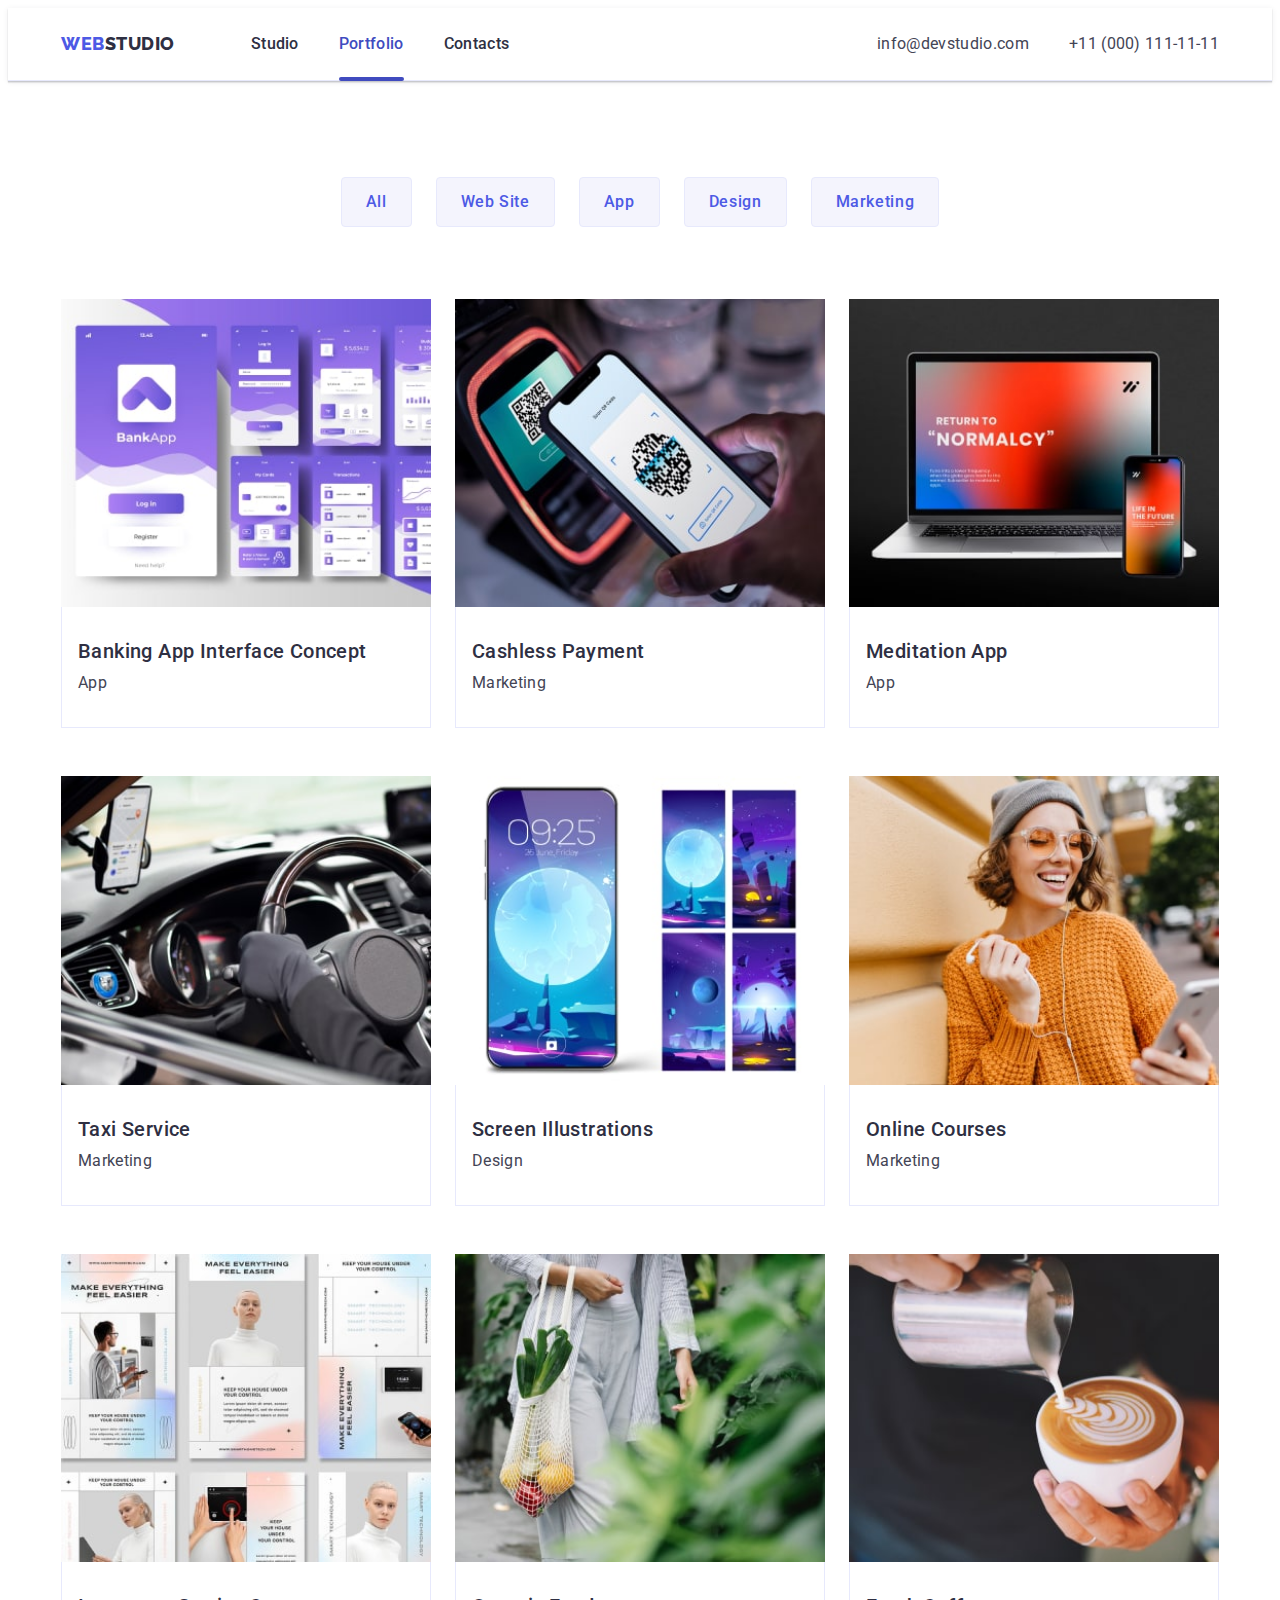
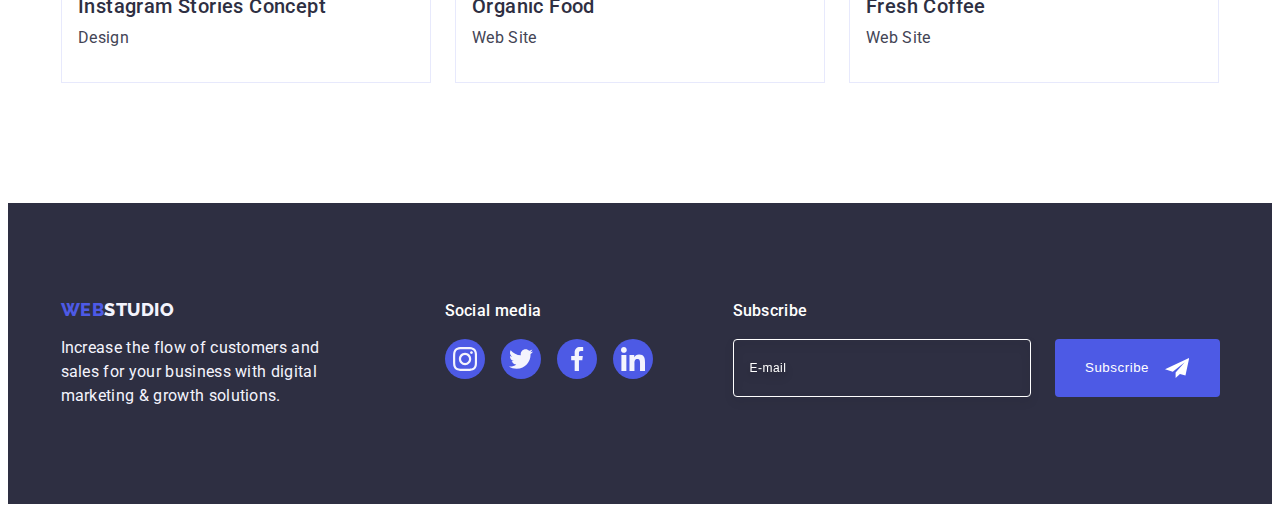
<file: portfolio.html>
<!DOCTYPE html>
<html lang="en">
  <head>
    <meta charset="UTF-8" />
    <meta http-equiv="X-UA-Compatible" content="IE=edge" />
    <meta name="viewport" content="width=device-width, initial-scale=1.0" />
    <link rel="stylesheet" href="./css/style.css" />
    <link rel="stylesheet" href="./css/media.css" />
    <link rel="preconnect" href="https://fonts.googleapis.com" />
    <link rel="preconnect" href="https://fonts.gstatic.com" crossorigin />
    <link
      href="https://fonts.googleapis.com/css2?family=Raleway:wght@800&family=Roboto:wght@400;500;700;900&display=swap"
      rel="stylesheet"
    />
    <title>Portfolio</title>
    <link
      rel="stylesheet"
      href="https://cdnjs.cloudflare.com/ajax/libs/modern-normalize/2.0.0/modern-normalize.min.css"
      integrity="sha512-4xo8blKMVCiXpTaLzQSLSw3KFOVPWhm/TRtuPVc4WG6kUgjH6J03IBuG7JZPkcWMxJ5huwaBpOpnwYElP/m6wg=="
      crossorigin="anonymous"
      referrerpolicy="no-referrer"
    />
  </head>
  <body>
    <!-- header -->
    <header class="header">
      <div class="container header-container">
        <nav class="header-nav">
          <a class="logo-h link" href="./index.html"
            >Web<span class="logo-part">Studio</span></a
          >
          <ul class="nav-list list">
            <li class="nav-item">
              <a class="nav-item-link link" href="./index.html">Studio</a>
            </li>
            <li class="nav-item portfolio">
              <a class="nav-item-link current link" href="./portfolio.html"
                >Portfolio</a
              >
            </li>
            <li class="nav-item">
              <a class="nav-item-link link" href="">Contacts</a>
            </li>
          </ul>
        </nav>
        <button
          type="button"
          class="menu-toggle js-open-menu"
          aria-expanded="false"
          aria-controls="mobile-menu"
        >
          <svg class="mobile-menu-icon" width="32" height="22">
            <use href="./images/icons.svg#burger"></use>
          </svg>
        </button>

        <address class="address">
          <ul class="address-items list">
            <li class="address-item">
              <a class="address-link link" href="mailto:info@devstudio.com"
                >info@devstudio.com</a
              >
            </li>
            <li class="address-item">
              <a class="address-link link" href="tel:+110001111111"
                >+11 (000) 111-11-11</a
              >
            </li>
          </ul>
        </address>
      </div>
    </header>
    <!-- main -->
    <main>
      <section class="sec-images">
        <div class="container portfolio-container">
          <h1 class="visually-hidden">Works</h1>
          <!-- buttons -->
          <ul class="btns-list list">
            <li class="btn-item">
              <button class="btn" type="button">All</button>
            </li>
            <li class="btn-item">
              <button class="btn" type="button">Web Site</button>
            </li>
            <li class="btn-item">
              <button class="btn" type="button">App</button>
            </li>
            <li class="btn-item">
              <button class="btn" type="button">Design</button>
            </li>
            <li class="btn-item">
              <button class="btn" type="button">Marketing</button>
            </li>
          </ul>
          <!-- images -->

          <ul class="images-list list">
            <li class="image-item">
              <a class="image-link link" href="">
                <div class="works-cover-wrap">
                  <img
                    src="./images/purple-app.jpg"
                    alt="Banking App Interface Concept"
                  />
                  <p class="works-cover-text">
                    14 Stylish and User-Friendly App Design Concepts · Task
                    Manager App · Calorie Tracker App · Exotic Fruit Ecommerce
                    App · Cloud Storage App
                  </p>
                </div>
                <div class="name-description">
                  <h2 class="name-image">Banking App Interface Concept</h2>
                  <p class="image-description">App</p>
                </div>
              </a>
            </li>

            <li class="image-item">
              <a class="image-link link" href="">
                <div class="works-cover-wrap">
                  <img
                    src="./images/qrcode.jpg"
                    alt="Banking App Interface Concept"
                  />
                  <p class="works-cover-text">
                    14 Stylish and User-Friendly App Design Concepts · Task
                    Manager App · Calorie Tracker App · Exotic Fruit Ecommerce
                    App · Cloud Storage App
                  </p>
                </div>
                <div class="name-description">
                  <h2 class="name-image">Cashless Payment</h2>
                  <p class="image-description">Marketing</p>
                </div>
              </a>
            </li>

            <li class="image-item">
              <a class="image-link link" href="">
                <div class="works-cover-wrap">
                  <img
                    src="./images/meditation-app.jpg"
                    alt="Banking App Interface Concept"
                  />
                  <p class="works-cover-text">
                    14 Stylish and User-Friendly App Design Concepts · Task
                    Manager App · Calorie Tracker App · Exotic Fruit Ecommerce
                    App · Cloud Storage App
                  </p>
                </div>
                <div class="name-description">
                  <h2 class="name-image">Meditation App</h2>
                  <p class="image-description">App</p>
                </div>
              </a>
            </li>

            <li class="image-item">
              <a class="image-link link" href="">
                <div class="works-cover-wrap">
                  <img
                    src="./images/taxi.jpg"
                    alt="Banking App Interface Concept"
                  />
                  <p class="works-cover-text">
                    14 Stylish and User-Friendly App Design Concepts · Task
                    Manager App · Calorie Tracker App · Exotic Fruit Ecommerce
                    App · Cloud Storage App
                  </p>
                </div>
                <div class="name-description">
                  <h2 class="name-image">Taxi Service</h2>
                  <p class="image-description">Marketing</p>
                </div>
              </a>
            </li>

            <li class="image-item">
              <a class="image-link link" href="">
                <div class="works-cover-wrap">
                  <img
                    src="./images/blue-app.jpg"
                    alt="Banking App Interface Concept"
                  />
                  <p class="works-cover-text">
                    14 Stylish and User-Friendly App Design Concepts · Task
                    Manager App · Calorie Tracker App · Exotic Fruit Ecommerce
                    App · Cloud Storage App
                  </p>
                </div>
                <div class="name-description">
                  <h2 class="name-image">Screen Illustrations</h2>
                  <p class="image-description">Design</p>
                </div>
              </a>
            </li>

            <li class="image-item">
              <a class="image-link link" href="">
                <div class="works-cover-wrap">
                  <img
                    src="./images/women.jpg"
                    alt="Banking App Interface Concept"
                  />
                  <p class="works-cover-text">
                    14 Stylish and User-Friendly App Design Concepts · Task
                    Manager App · Calorie Tracker App · Exotic Fruit Ecommerce
                    App · Cloud Storage App
                  </p>
                </div>
                <div class="name-description">
                  <h2 class="name-image">Online Courses</h2>
                  <p class="image-description">Marketing</p>
                </div>
              </a>
            </li>

            <li class="image-item">
              <a class="image-link link" href="">
                <div class="works-cover-wrap">
                  <img
                    src="./images/inst.jpg"
                    alt="Banking App Interface Concept"
                  />
                  <p class="works-cover-text">
                    14 Stylish and User-Friendly App Design Concepts · Task
                    Manager App · Calorie Tracker App · Exotic Fruit Ecommerce
                    App · Cloud Storage App
                  </p>
                </div>
                <div class="name-description">
                  <h2 class="name-image">Instagram Stories Concept</h2>
                  <p class="image-description">Design</p>
                </div>
              </a>
            </li>

            <li class="image-item">
              <a class="image-link link" href="">
                <div class="works-cover-wrap">
                  <img
                    src="./images/organic-products.jpg"
                    alt="Banking App Interface Concept"
                  />
                  <p class="works-cover-text">
                    14 Stylish and User-Friendly App Design Concepts · Task
                    Manager App · Calorie Tracker App · Exotic Fruit Ecommerce
                    App · Cloud Storage App
                  </p>
                </div>
                <div class="name-description">
                  <h2 class="name-image">Organic Food</h2>
                  <p class="image-description">Web Site</p>
                </div>
              </a>
            </li>

            <li class="image-item">
              <a class="image-link link" href="">
                <div class="works-cover-wrap">
                  <img
                    src="./images/coffee.jpg"
                    alt="Banking App Interface Concept"
                  />
                  <p class="works-cover-text">
                    14 Stylish and User-Friendly App Design Concepts · Task
                    Manager App · Calorie Tracker App · Exotic Fruit Ecommerce
                    App · Cloud Storage App
                  </p>
                </div>
                <div class="name-description">
                  <h2 class="name-image">Fresh Coffee</h2>
                  <p class="image-description">Web Site</p>
                </div>
              </a>
            </li>
          </ul>
        </div>
      </section>
    </main>
    <!-- footer -->
    <footer class="footer">
      <div class="container footer-container">
        <div class="title-par-footer">
          <a class="logo link logo-footer" href="./index.html"
            >Web<span class="logo-part fter">Studio</span></a
          >
          <p class="footer-title">
            Increase the flow of customers and sales for your business with
            digital marketing & growth solutions.
          </p>
        </div>

        <div class="footer-media">
          <p class="soc-media">Social media</p>
          <ul class="footer-links-list list">
            <li class="footer-links-item">
              <a
                class="footer-links-link"
                href=""
                target="_blank"
                rel="noopener no-referrer"
              >
                <svg class="soc-icon" width="24" height="24">
                  <use href="./images/icons.svg#icon-instagram"></use>
                </svg>
              </a>
            </li>
            <li class="footer-links-item">
              <a
                class="footer-links-link"
                href=""
                target="_blank"
                rel="noopener no-referrer"
              >
                <svg class="soc-icon" width="24" height="24">
                  <use href="./images/icons.svg#icon-twitter"></use>
                </svg>
              </a>
            </li>
            <li class="footer-links-item">
              <a
                class="footer-links-link"
                href=""
                target="_blank"
                rel="noopener no-referrer"
              >
                <svg class="soc-icon" width="24" height="24">
                  <use href="./images/icons.svg#icon-facebook"></use>
                </svg>
              </a>
            </li>
            <li class="footer-links-item">
              <a
                class="footer-links-link"
                href=""
                target="_blank"
                rel="noopener no-referrer"
              >
                <svg class="soc-icon" width="24" height="24">
                  <use href="./images/icons.svg#icon-linkedin"></use>
                </svg>
              </a>
            </li>
          </ul>
        </div>
        <div class="footer-form">
          <p class="sub-par">Subscribe</p>

          <form class="sub-form">
            <label class="footer-label">
              <input
                class="footer-input"
                type="email"
                name="email"
                placeholder="E-mail"
              />
            </label>
            <button class="subscribe" type="submit">
              Subscribe
              <svg class="plane" width="24" height="24">
                <use href="./images/icons.svg#icon-icon_send"></use>
              </svg>
            </button>
          </form>
        </div>
      </div>
    </footer>
    <!--  -->
    <div class="menu-container js-menu-container" id="mobile-menu">
      <button class="close-menu-btn modal-close menu-toggle js-close-menu">
        <svg class="close-menu-icon" width="8" height="8">
          <use href="./images/icons.svg#icon-christ"></use>
        </svg>
      </button>
      <ul class="mobile-menu list">
        <li class="mobile-menu-item">
          <a class="mobile-menu-link link" href="./index.html">Studio</a>
        </li>
        <li class="mobile-menu-item">
          <a class="mobile-menu-link current link" href="./portfolio.html"
            >Portfolio</a
          >
        </li>
        <li class="mobile-menu-item">
          <a class="mobile-menu-link link" href="">Contacts</a>
        </li>
      </ul>
      <address class="mobile-address">
        <ul class="mobile-address-list list">
          <li class="mobile-tel-item">
            <a class="mobile-tel-link link" href="tel:+110001111111"
              >+11 (000) 111-11-11</a
            >
          </li>
          <li class="mobile-address-item">
            <a class="mobile-address-link link" href="mailto:info@devstudio.com"
              >info@devstudio.com</a
            >
          </li>
        </ul>

        <ul class="footer-links-list list">
          <li class="footer-links-item">
            <a
              class="footer-links-link"
              href=""
              target="_blank"
              rel="noopener no-referrer"
            >
              <svg class="soc-icon" width="24" height="24">
                <use href="./images/icons.svg#icon-instagram"></use>
              </svg>
            </a>
          </li>
          <li class="footer-links-item">
            <a
              class="footer-links-link"
              href=""
              target="_blank"
              rel="noopener no-referrer"
            >
              <svg class="soc-icon" width="24" height="24">
                <use href="./images/icons.svg#icon-twitter"></use>
              </svg>
            </a>
          </li>
          <li class="footer-links-item">
            <a
              class="footer-links-link"
              href=""
              target="_blank"
              rel="noopener no-referrer"
            >
              <svg class="soc-icon" width="24" height="24">
                <use href="./images/icons.svg#icon-facebook"></use>
              </svg>
            </a>
          </li>
          <li class="footer-links-item">
            <a
              class="footer-links-link"
              href=""
              target="_blank"
              rel="noopener no-referrer"
            >
              <svg class="soc-icon" width="24" height="24">
                <use href="./images/icons.svg#icon-linkedin"></use>
              </svg>
            </a>
          </li>
        </ul>
      </address>
    </div>
    <script defer src="js/mobile-menu.js"></script>
    <script src="./js/modal.js"></script>
  </body>
</html>
</file>
<file: css/style.css>
:root {
  --btn-color: #404bbf;
  --iris-color: #4d5ae5;
  --navi-blue-color: #2e2f42;
  --cloud-color: #f4f4fd;
  --slate-color: #434455;
}

body {
  font-family: "Roboto", sans-serif;
  background-color: #ffffff;
  color: var(--slate-color);
}

p,
h1,
h2,
h3,
h4,
h5,
h6 {
  margin: 0;
}

ul,
ol {
  margin: 0;
  padding: 0;
}

img {
  display: block;
  min-width: 100%;
  height: auto;
}

.visually-hidden {
  position: absolute;
  width: 1px;
  height: 1px;
  margin: -1px;
  border: 0;
  padding: 0;
  white-space: nowrap;
  clip-path: inset(100%);
  clip: rect(0 0 0 0);
  overflow: hidden;
}

.section {
  padding-top: 96px;
  padding-bottom: 96px;
}

.logo-h {
  font-family: "Raleway", sans-serif;
  font-style: normal;
  font-weight: 800;
  font-size: 18px;
  line-height: 1.17em;
  /* identical to box height, or 117% */
  display: flex;
  flex-direction: row;
  align-items: center;
  letter-spacing: 0.03em;
  text-transform: uppercase;
  color: var(--iris-color);
}

a > span {
  font-family: "Raleway";
  font-style: normal;
  font-weight: 800;
  font-size: 18px;
  line-height: 1.17em;
  /* identical to box height, or 117% */
  display: flex;
  flex-direction: row;
  align-items: center;
  gap: 30px;
  letter-spacing: 0.03em;
  text-transform: uppercase;
  color: var(--navi-blue-color);
}

.list {
  list-style: none;
}

.link {
  text-decoration: none;
}

.container {
  width: 100%;
  padding-left: 15px;
  padding-right: 15px;
  margin: 0 auto;
}

/*-3-3-3-3-3-3-3-3-3- HEADER */

.header-container {
  display: flex;
  align-items: center;
}

.header {
  /* position: fixed;
  width: 100%;
  background-color: #fcfcfc;
  z-index: 1; */
  /* padding-top: 24px;
  padding-bottom: 24px; */
  border-bottom: 1px solid #e7e9fc;
  box-shadow: 0px 2px 1px rgba(46, 47, 66, 0.08),
    0px 1px 1px rgba(46, 47, 66, 0.16), 0px 1px 6px rgba(46, 47, 66, 0.08);
}

.header-nav {
  display: flex;
  align-items: center;
}

.mobile-menu-icon {
  stroke: #2e2f42;
}

.menu-container {
  position: fixed;
  top: 0;
  left: 0;
  width: 100vw;
  height: 100vh;

  display: flex;
  flex-direction: column;
  justify-content: space-between;
  padding: 80px 35px 40px 40px;
  z-index: 999;
  background: #ffffff;
  box-shadow: 0px 2px 1px rgba(46, 47, 66, 0.08),
    0px 1px 1px rgba(46, 47, 66, 0.16), 0px 1px 6px rgba(46, 47, 66, 0.08);

  transform: translateX(100%);
  transition: transform 250ms ease-in-out;
}

.menu-container.is-open {
  transform: translateX(0);
}

.menu-container .menu-toggle {
  position: absolute;
  top: 24px;
  right: 16px;
  z-index: 1;
}
.menu-toggle {
  background-color: transparent;
  border: none;
  margin-left: auto;
  padding-top: 16px;
  padding-bottom: 16px;
}
.close-menu-btn {
  display: flex;
  justify-content: center;
  align-items: center;
  width: 24px;
  height: 24px;
  background: #e7e9fc;
  /* opacity: 0.1; */
  border: 1px solid #2e2f42;
  border-radius: 50%;
}
.mobile-menu {
  display: flex;
  flex-direction: column;
  gap: 40px;
}

.mobile-menu-link {
  font-weight: 700;
  font-size: 36px;
  line-height: 1.11;
  letter-spacing: 0.02em;
  text-transform: capitalize;
  color: var(--navi-blue-color);
}

/* .mobile-menu-link:focus {
  color: #404bbf;
} */

/* .mobile-menu-item:nth-child(-n + 1) {
  border: 2px solid rgb(0, 26, 255);
  border-radius: 16px;
  margin-bottom: 1px;
}

.mobile-menu-item:nth-child(-n + 1) {
  color: #404bbf;
} */

.current {
  color: #404bbf;
}

.mobile-address-list {
  margin-bottom: 48px;
}

.mobile-tel-item {
  margin-bottom: 40px;
}

.mobile-tel-link {
  font-style: normal;
  font-weight: 700;
  font-size: 36px;
  line-height: 1.11;
  letter-spacing: 0.02em;
  text-transform: capitalize;
  color: #4d5ae5;
}

@media screen and (max-width: 428px) {
  .mobile-tel-link {
    font-size: 24px;
  }
}

.mobile-address-link {
  font-style: normal;
  font-weight: 500;
  font-size: 20px;
  line-height: 1.2;
  letter-spacing: 0.02em;
  color: #434455;
}
.mobile-address .social-list {
  gap: 56px;
}
.mobile-address .social-link {
  padding: 8px;
}

/* -1-1-1-1-1-1-1-1-1-1- HERO */

.hero {
  /* background-color: var(--navi-blue-color); */
  background-image: linear-gradient(
      rgba(46, 47, 66, 0.7),
      rgba(46, 47, 66, 0.7)
    ),
    url(../images/hero-bg-mob.jpg);

  background-position: center;
  background-repeat: no-repeat;
  background-size: cover;
  /* max-width: 1440px; */
}

@media (min-device-pixel-ratio: 2),
  (min-resolution: 192dpi),
  (min-resolution: 2dppx) {
  .hero {
    background-image: linear-gradient(
        rgba(46, 47, 66, 0.7),
        rgba(46, 47, 66, 0.7)
      ),
      url(../images/hero-bg-mob-2x.jpg);
  }
}

.section.hero {
  padding: 112px 0;
  margin: 0 auto;
}

.hero-title {
  /* background-color: var(--navi-blue-color); */
  font-style: normal;
  font-weight: 700;
  /* font-size: 56px; */
  font-size: 36px;
  /* line-height: 107%; */
  line-height: 111%;
  letter-spacing: 0.02em;
  color: #ffffff;
  margin: 0 auto;
  margin-bottom: 48px;
  display: flex;
  justify-content: center;
  text-align: center;
  max-width: 496px;
}

.hero-btn {
  font-family: "Roboto", sans-serif;
  font-weight: 500;
  font-size: 16px;
  line-height: 1.5em;
  letter-spacing: 0.04em;
  color: #ffffff;
  background: var(--iris-color);
  cursor: pointer;
  display: flex;
  text-align: center;
  margin: 0 auto;
  padding: 16px 32px;
  box-shadow: 0px 4px 4px rgba(0, 0, 0, 0.15);
  border-radius: 4px;
  border: none;
  display: block;
  min-width: 169px;
  height: 56px;
  transition: background-color 250ms cubic-bezier(0.4, 0, 0.2, 1);
}

.hero-btn:hover {
  background-color: #404bbf;
}

.hero-btn:focus {
  background-color: #404bbf;
}

/*=====================OUR FEATURES */

.our-features {
  padding-top: 96px;
  padding-bottom: 96px;
}

.features-list {
  display: flex;
  flex-direction: column;
  flex-wrap: wrap;
  gap: 72px;
}

.features-list-item {
  gap: 24px;
  /* width: calc((100% - 72px) / 4); */
}

.features-cont-icon {
  display: flex;
  align-items: center;
  justify-content: center;
  height: 112px;
  background-color: #f4f4fd;
  border-radius: 4px;
  margin-bottom: 8px;
}

.feature-name {
  font-weight: 700;
  font-size: 36px;

  line-height: 1.1em;
  /* identical to box height, or 120% */
  letter-spacing: 0.02em;
  color: var(--navi-blue-color);
  margin-bottom: 8px;
  display: flex;
  justify-content: center;
}

.feature-description {
  font-size: 16px;
  line-height: 1.5em;
  /* or 150% */
  font-weight: 500;
  letter-spacing: 0.32px;
  color: var(--slate-color);
}

/*-3-3-3-3-3-3-3-3- WHAT ARE WE DOING */

.section-eg {
  padding-bottom: 120px;
}

.eg-title {
  margin-bottom: 72px;
}

.eg-list {
  display: flex;
  gap: 24px;
}

.eg-item {
  width: calc((100% - 48px) / 3);
}

.eg-title {
  font-weight: 700;
  font-size: 36px;
  line-height: 1.11em;
  /* identical to box height, or 111% */
  letter-spacing: 0.02em;
  text-transform: capitalize;
  color: var(--navi-blue-color);
  text-align: center;
}

/* =====================OUR TAEM */

.our-team {
  background-color: #f4f4fd;
  padding-top: 96px;
  padding-bottom: 96px;
}

.our-team-title {
  font-weight: 700;
  font-size: 36px;
  line-height: 1.11em;
  /* identical to box height, or 111% */
  letter-spacing: 0.02em;
  text-transform: capitalize;
  color: var(--navi-blue-color);
  text-align: center;
  margin-bottom: 72px;
}

.our-team-list {
  display: flex;
  justify-content: center;
  flex-wrap: wrap;
  /* flex-direction: column; */
  gap: 72px 24px;
}

.our-team-item {
  background-color: #ffffff;
  /* width: calc((100% - 72px) / 4); */
  box-shadow: 0px 1px 6px rgba(46, 47, 66, 0.08),
    0px 1px 1px rgba(46, 47, 66, 0.16), 0px 2px 1px rgba(46, 47, 66, 0.08);
  border-radius: 0px 0px 4px 4px;
  width: 264px;
}

.our-team-name {
  font-weight: 500;
  font-size: 20px;
  line-height: 1.2em;
  /* identical to box height, or 120% */
  letter-spacing: 0.02em;
  color: var(--navi-blue-color);
  margin-bottom: 8px;
}

.name-d-ion {
  display: flex;
  text-align: center;
  flex-direction: column;
  padding: 32px 16px;
}

.our-team-job {
  font-size: 16px;
  line-height: 1.5em;
  /* identical to box height, or 150% */
  letter-spacing: 0.02em;
  color: var(--slate-color);
  margin-bottom: 24px;
}

.soc-media-list {
  display: flex;
  gap: 16px;
  /* gap: 24px; */
  justify-content: center;
}

.soc-media-link {
  width: 40px;
  height: 40px;
  background-color: var(--iris-color);
  border-radius: 50%;
  display: flex;
  align-items: center;
  justify-content: center;
  transition: background-color 250ms cubic-bezier(0.4, 0, 0.2, 1);
}

.soc-media-link:hover {
  background-color: #404bbf;
}

.soc-media-link:focus {
  background-color: #404bbf;
}

.soc-icon {
  fill: var(--cloud-color);
}

/* -5-5-5-5-5-5-5-5-5-5-Customers */

.customers {
  padding-top: 96px;
  padding-bottom: 96px;
}

.customers-title {
  font-weight: 700;
  font-size: 36px;
  line-height: 1.11em;
  /* identical to box height, or 111% */
  letter-spacing: 0.02em;
  text-transform: capitalize;
  color: var(--navi-blue-color);
  text-align: center;
  margin-bottom: 72px;
}

.customers-list {
  display: flex;
  gap: 24px;
  flex-wrap: wrap;
  row-gap: 72px;
}

.customers-item {
  height: 88px;
  width: calc((100% - 30px) / 2);
  transition: background-color 250ms cubic-bezier(0.4, 0, 0.2, 1);
}
.customer-link {
  width: 100%;
  height: 100%;
  border: 1px solid #8e8f99;
  border-radius: 4px;
  display: flex;
  align-items: center;
  justify-content: center;
  color: #8e8f99;
  transition: border-color 250ms cubic-bezier(0.4, 0, 0.2, 1),
    color 250ms cubic-bezier(0.4, 0, 0.2, 1);
}

.customer-link:hover {
  color: #404bbf;
  border-color: #404bbf;
}

.customer-link:focus {
  color: #404bbf;
  border-color: #404bbf;
}

.customer-icon {
  fill: currentColor;
}

/** ----------------------------FOOTER */

.footer {
  background: var(--navi-blue-color);
  padding: 96px 0;
  margin: 0 auto;
}

.footer-container {
  display: flex;
  flex-direction: column;
  text-align: left;
  align-items: baseline;
  /* column-gap: 72px; */
}

.title-par-footer {
  /* margin-right: 120px; */
  margin: 0 auto;
  margin-bottom: 72px;
}

.logo {
  font-family: "Raleway", sans-serif;
  font-style: normal;
  font-weight: 800;
  font-size: 18px;
  line-height: 1.17em;
  /* identical to box height, or 117% */
  letter-spacing: 0.03em;
  text-transform: uppercase;
  color: var(--iris-color);
}

.logo-footer {
  margin: 0 auto;
  margin-bottom: 16px;
  display: flex;
  justify-content: center;
}

.fter {
  color: #f4f4fd;
  display: inline-block;
  margin: 0;
}

.footer-title {
  line-height: 1.5;
  /* or 150% */
  letter-spacing: 0.02em;
  color: var(--cloud-color);
  max-width: 268px;
  font-size: 16px;
}

/* SOCIAL MEDIAS ffff */

.footer-media {
  align-items: baseline;
  margin: 0 auto;
  margin-bottom: 72px;
}

.soc-media {
  font-weight: 500;
  font-size: 16px;
  line-height: 1.5;
  /* identical to box height, or 150% */
  letter-spacing: 0.02em;
  color: #ffffff;
  margin-bottom: 16px;
  display: flex;
  justify-content: center;
}

.footer-links-list {
  display: flex;
  gap: 16px;
  justify-content: space-around;
  /* justify-content: center; */
}

.footer-links-item {
  width: 40px;
  height: 40px;
}

.footer-links-link {
  width: 100%;
  height: 100%;
  background-color: var(--iris-color);
  border-radius: 50%;
  display: flex;
  align-items: center;
  justify-content: center;
  transition: background-color 250ms cubic-bezier(0.4, 0, 0.2, 1);
}

.footer-links-link:hover {
  background-color: #31d0aa;
}

.footer-links-link:focus {
  background-color: #31d0aa;
}

/* FORM ffff*/

.footer-form {
  margin-left: 80px;
  flex-direction: row;
  margin: 0 auto;
  width: 100%;
}

.footer-form input {
  background-color: transparent;
  border: none;
  height: 40px;
  border: 1px solid #ffffff;
  padding: 8px 16px;
  border-radius: 4px;
  outline: none;
  width: 100%;
}

.sub-par {
  font-weight: 500;
  font-size: 16px;
  line-height: 1.5;
  letter-spacing: 0.02em;
  color: #ffffff;
  margin-bottom: 16px;
  display: flex;
  justify-content: center;
}

.sub-form {
  display: flex;
  flex-direction: column;
  gap: 24px;
}

.footer-label {
  filter: drop-shadow(0px 4px 4px rgba(0, 0, 0, 0.15));
  border-radius: 4px;
}

.footer-input {
  width: 264px;
  height: 40px;
  border: 1px solid #ffffff;
  background-color: transparent;
  font-size: 12px;
  line-height: 1.5;
  letter-spacing: 0.04em;
  padding-left: 16px;
  filter: drop-shadow(0px 4px 4px rgba(0, 0, 0, 0.15));
  border-radius: 4px;
  color: #ffffff;
}

.footer-input::placeholder {
  color: #ffffff;
}

.subscribe {
  font-weight: 500;
  line-height: 1.5;
  letter-spacing: 0.04em;
  display: inline-flex;
  align-items: center;
  flex-direction: row;
  justify-content: center;
  padding: 8px 24px;
  background: #4d5ae5;
  border-radius: 4px;
  color: #ffffff;
  border-style: none;
  min-width: 165px;
  cursor: pointer;
  margin: 0 auto;
}

.subscribe:hover {
  background-color: var(--btn-color);
  transition: background-color 250ms cubic-bezier(0.4, 0, 0.2, 1);
}

.plane {
  fill: #ffffff;
  margin-left: 16px;
}

.sec-images {
  padding: 96px 0 120px 0;
}

.btn {
  font-family: "Roboto", sans-serif;
  background-color: var(--cloud-color);
  font-weight: 500;
  font-size: 16px;
  line-height: 1.5;
  color: #ffffff;
  letter-spacing: 0.04em;
  color: var(--iris-color);
  cursor: pointer;
  padding: 12px 24px;
  border-radius: 4px;
  border: none;
  border: 1px solid #e7e9fc;
  display: block;
  justify-content: center;
  align-items: center;
  margin: 0 auto;
  transition: color 250ms cubic-bezier(0.4, 0, 0.2, 1),
    background-color 250ms cubic-bezier(0.4, 0, 0.2, 1),
    border-color 250ms cubic-bezier(0.4, 0, 0.2, 1),
    box-shadow 250ms cubic-bezier(0.4, 0, 0.2, 1);
}

.btn:hover {
  color: #ffffff;
  background-color: #404bbf;
  border: 1px solid transparent;
  box-shadow: 0px 3px 1px rgba(0, 0, 0, 0.1), 0px 2px 1px rgba(0, 0, 0, 0.08),
    0px 2px 2px rgba(0, 0, 0, 0.12);
}

.btn:focus {
  color: #ffffff;
  background-color: #404bbf;
  border: 1px solid transparent;
  box-shadow: 0px 3px 1px rgba(0, 0, 0, 0.1), 0px 2px 1px rgba(0, 0, 0, 0.08),
    0px 2px 2px rgba(0, 0, 0, 0.12);
}

.btns-list {
  display: flex;
  flex-direction: row;
  flex-wrap: wrap;
  justify-content: center;
  align-items: center;
  gap: 24px;
  margin-bottom: 72px;
}

.images-list {
  display: flex;
  justify-content: center;
  flex-direction: column;
  column-gap: 24px;
  row-gap: 48px;
}

.image-item {
  position: relative;
}

.image-item:hover {
  box-shadow: 0px 1px 6px rgba(46, 47, 66, 0.08),
    0px 1px 1px rgba(46, 47, 66, 0.16), 0px 2px 1px rgba(46, 47, 66, 0.08);
}

.image-item:hover .works-cover-text {
  transform: translateY(0);
}

.image-item:focus .works-cover-text {
  transform: translateY(0);
}

.image-link {
  display: block;
  transition: box-shadow 250ms cubic-bezier(0.4, 0, 0.2, 1);
}

.image-link:hover {
  box-shadow: 0px 1px 6px rgba(46, 47, 66, 0.08),
    0px 1px 1px rgba(46, 47, 66, 0.16), 0px 2px 1px rgba(46, 47, 66, 0.08);
}

.image-link:focus {
  box-shadow: 0px 1px 6px rgba(46, 47, 66, 0.08),
    0px 1px 1px rgba(46, 47, 66, 0.16), 0px 2px 1px rgba(46, 47, 66, 0.08);
}

.image-link:hover .works-cover-text {
  transform: translateY(0%);
}

.image-link:focus .works-cover-text {
  transform: translateY(0%);
}

.works-cover-wrap {
  position: relative;
  overflow: hidden;
}

.works-cover-text {
  position: absolute;
  top: 0;
  font-size: 16px;
  line-height: 1.5;
  letter-spacing: 0.02em;
  color: #f4f4fd;
  padding: 40px 32px;
  background-color: var(--iris-color);
  height: 100%;
  transform: translateY(100%);
  transition: transform 250ms cubic-bezier(0.4, 0, 0.2, 1);
}

.name-description {
  padding: 32px 16px;
  border: 1px solid #e7e9fc;
  border-top: none;
}

.name-image {
  font-weight: 500;
  font-size: 20px;
  line-height: 1.2;
  /* identical to box height, or 120% */
  letter-spacing: 0.02em;
  color: var(--navi-blue-color);
  margin-bottom: 8px;
}

.image-description {
  line-height: 1.5;
  /* identical to box height, or 150% */
  letter-spacing: 0.02em;
  color: var(--slate-color);
}

/* -!-!-!-!-!-!_!_!_!_!_!_BACKDROP */

.backdrop {
  position: fixed;
  padding: 72px 24px 24px 24px;
  width: 100%;
  height: 100%;
  background-color: transition background-color 250ms
    cubic-bezier(0.4, 0, 0.2, 1);
  top: 0;
  transition: opacity 250ms linear, visibility 250ms linear;
  background-color: rgba(46, 47, 66, 0.4);
  transition: opacity 250ms cubic-bezier(0.4, 0, 0.2, 1),
    visibility 250ms cubic-bezier(0.4, 0, 0.2, 1);
  overflow: scroll;
}

.modal {
  position: absolute;
  padding: 96px 24px 24px 24px;
  width: 95%;
  min-height: 584px;
  left: 50%;
  top: 50%;
  transform: translate(-50%, -50%) scale(1);
  transition: transform 250ms linear;
  background: #fcfcfc;
  box-shadow: 0px 1px 1px rgba(0, 0, 0, 0.14), 0px 1px 3px rgba(0, 0, 0, 0.12),
    0px 2px 1px rgba(0, 0, 0, 0.2);
  border-radius: 4px;
  transition: transform 250ms cubic-bezier(0.4, 0, 0.2, 1);
}

.backdrop.is-hidden .modal {
  transform: translate(-50%, -50%) scale(0);
}

.modal-close {
  width: 24px;
  height: 24px;
  background: #e7e9fc;
  border: 1px solid rgba(0, 0, 0, 0.1);
  border-radius: 50%;
  display: block;
  margin-left: auto;
  display: flex;
  align-items: center;
  justify-content: center;
  position: absolute;
  top: 24px;
  right: 24px;
  padding: 0;
  cursor: pointer;
  transition: background-color 250ms cubic-bezier(0.4, 0, 0.2, 1),
    border 250ms cubic-bezier(0.4, 0, 0.2, 1);
}

.modal-close:hover {
  background-color: var(--btn-color);
  border: none;
}

.modal-close:focus {
  background-color: var(--btn-color);
  border: none;
}

.is-hidden {
  visibility: hidden;
  pointer-events: none;
}

.close-icon {
  transition: fill 250ms cubic-bezier(0.4, 0, 0.2, 1);
}

.modal-close:hover .close-icon {
  fill: #ffffff;
}

.modal-close:focus .close-icon {
  fill: #ffffff;
}

.modal-title {
  font-weight: 500;
  font-size: 16px;
  line-height: 1.5;
  text-align: center;
  letter-spacing: 0.02em;
  color: #2e2f42;
  margin-bottom: 16px;
}

.modal-form {
  position: relative;
  flex-direction: column;
}

.modal-field {
  margin-bottom: 8px;
}

.modal-field.com {
  margin-bottom: 16px;
}

.input-label input {
  border: 1px solid rgba(46, 47, 66, 0.4);
  border-radius: 4px;
}

.input-label {
  font-size: 12px;
  line-height: 1.17;
  letter-spacing: 0.04em;
  color: #8e8f99;
  display: block;
  margin-bottom: 4px;
}

.modal-input {
  width: 100%;
  height: 40px;
  border: 1px solid rgba(46, 47, 66, 0.4);
  border-radius: 4px;
  padding-left: 38px;
  outline: transparent;
  background-color: transparent;
  transition: border-color 250ms cubic-bezier(0.4, 0, 0.2, 1);
}

.modal-input:focus {
  transition: border-color 250ms cubic-bezier(0.4, 0, 0.2, 1);
  border-color: var(--iris-color);
}

.modal-input:focus + .modal-icon {
  transition: fill 250ms cubic-bezier(0.4, 0, 0.2, 1);
  fill: var(--iris-color);
}

.input-wrap {
  position: relative;
  margin-bottom: 8px;
}

.modal-icon {
  position: absolute;
  left: 16px;
  top: 50%;
  transform: translateY(-50%);
}

.modal-comment {
  width: 100%;
  height: 120px;
  padding: 8px;
  border: 1px solid rgba(46, 47, 66, 0.4);
  border-radius: 4px;
  resize: none;
  outline: transparent;
  /* margin-bottom: 16px; */
  font-size: 12px;
  line-height: 1.17;
  letter-spacing: 0.04em;
  color: rgba(46, 47, 66, 0.4);
  background-color: transparent;
  padding: 8px 16px;
  transition: border-color 250ms cubic-bezier(0.4, 0, 0.2, 1);
}

.modal-comment::placeholder {
  font-size: 12px;
  line-height: 1.17;
  /* identical to box height, or 117% */
  letter-spacing: 0.04em;
  color: rgba(46, 47, 66, 0.4);
  margin-left: 8px;
}

.modal-comment:focus {
  transition: border 250ms cubic-bezier(0.4, 0, 0.2, 1);
  border-color: var(--iris-color);
}

.wrap-privacy {
  margin-bottom: 24px;
}

.check-text {
  font-size: 12px;
  line-height: 1.17;
  /* or 117% */
  letter-spacing: 0.04em;
  color: #8e8f99;
  margin-bottom: 24px;
  align-items: center;
}

.check {
  width: 16px;
  height: 16px;
  border: 1px solid rgba(46, 47, 66, 0.4);
  border-radius: 2px;
  margin-right: 8px;
  display: flex;
  align-items: center;
  justify-content: center;
  fill: transparent;
  transition: background-color 250ms cubic-bezier(0.4, 0, 0.2, 1),
    border 250ms cubic-bezier(0.4, 0, 0.2, 1),
    fill 250ms cubic-bezier(0.4, 0, 0.2, 1);
  display: inline-flex;
}

.modal-check:checked + .check-text span {
  background-color: var(--btn-color);
  border: none;
  fill: #f4f4fd;
}

.wrap-privacy:hover .check {
  border-color: var(--btn-color);
}

.wrap-privacy:focus .check {
  border-color: var(--btn-color);
}

.check:focus {
  border-color: var(--btn-color);
}

.privacy-link {
  color: var(--iris-color);
}

.btn-send {
  display: block;
  color: #ffffff;
  border: none;
  background: #4d5ae5;
  box-shadow: 0px 4px 4px rgba(0, 0, 0, 0.15);
  border-radius: 4px;
  padding: 16px 48px;
  cursor: pointer;
  transition: background-color 250ms cubic-bezier(0.4, 0, 0.2, 1);
  min-width: 169px;
  margin: 0 auto;
  height: 56px;
  font-family: "Roboto", sans-serif;
  font-size: 16px;
  font-weight: 500;
  line-height: 1.5;
  letter-spacing: 0.04em;
}

.btn-send:hover {
  transition: background-color 250ms cubic-bezier(0.4, 0, 0.2, 1),
    border 250ms cubic-bezier(0.4, 0, 0.2, 1);
  background-color: var(--btn-color);
}

.btn-send:focus {
  transition: background-color 250ms cubic-bezier(0.4, 0, 0.2, 1),
    border 250ms cubic-bezier(0.4, 0, 0.2, 1);
  background-color: var(--btn-color);
}

.send-container {
  display: flex;
  justify-content: center;
  align-items: center;
}
</file>
<file: css/media.css>
:root {
  --btn-color: #404bbf;
  --iris-color: #4d5ae5;
  --navi-blue-color: #2e2f42;
  --cloud-color: #f4f4fd;
  --slate-color: #434455;
}

@media screen and (max-width: 1157px) {
  .features-cont-icon {
    display: none;
  }

  .section-eg {
    display: none;
  }
}

@media screen and (max-width: 427px) {
  .backdrop {
    /* width: 95%; */
    padding-top: 55px;
    overflow-y: auto;
  }

  .modal {
    position: absolute;
    padding: 96px 24px 24px 24px;
    width: 95%;
    min-height: 584px;
    left: 50%;
    top: 20px;
    transform: translate(-50%) scale(1);
    transition: transform 250ms linear;
    /* DAIRY */
    background: #fcfcfc;
    box-shadow: 0px 1px 1px rgba(0, 0, 0, 0.14), 0px 1px 3px rgba(0, 0, 0, 0.12),
      0px 2px 1px rgba(0, 0, 0, 0.2);
    border-radius: 4px;
    transition: transform 250ms cubic-bezier(0.4, 0, 0.2, 1);
    overflow: scroll;
  }
}

/* and (min-width: 428px) */
@media screen {
  .container {
    max-width: 400px;
  }

  .nav-list {
    display: none;
  }

  .address {
    display: none;
  }

  .our-team > .container {
    max-width: 480px;
  }
}

@media screen and (min-width: 768px) {
  .container {
    max-width: 768px;
  }
  /* 
  .header-container {
    margin-left: 120px;
  } */

  .logo-h {
    margin-right: 76px;
  }

  .nav-list {
    display: flex;
    align-items: center;
  }

  .nav-item:not(:last-child) {
    margin-right: 40px;
  }

  .nav-item-link {
    font-weight: 500;
    font-size: 16px;
    line-height: 150%; /* 24/16 */
    /* identical to box height, or 150% */
    letter-spacing: 0.02em;
    color: var(--navi-blue-color);
    display: flex;
    padding: 24px 0;
    position: relative;
    color: var(--navi-blue-color);
    color: 250ms cubic-bezier(0.4, 0, 0.2, 1);
    transition: color 250ms cubic-bezier(0.4, 0, 0.2, 1);
  }

  .nav-item-link.current {
    color: #404bbf;
  }

  .nav-item-link.current::after {
    content: "";
    width: 100%;
    position: absolute;
    left: 0;
    bottom: -1px;
    height: 4px;
    background-color: #404bbf;
    border-radius: 2px;
  }

  .nav-item-link:hover {
    color: var(--btn-color);
  }

  .nav-item-link:focus {
    color: var(--btn-color);
  }

  .address {
    font-style: normal;
    margin-left: auto;
    display: flex;
  }

  .address-items {
    display: flex;
    flex-direction: column;
    align-items: center;
    gap: 12px;
  }

  .address-link {
    font-style: normal;
    font-size: 12px;
    line-height: 1.5em;
    /* identical to box height, or 150% */
    letter-spacing: 0.02em;
    color: var(--slate-color);
    /* padding: 24px 0; */
    transition: color 250ms cubic-bezier(0.4, 0, 0.2, 1);
  }

  .address-link:hover {
    color: var(--btn-color);
  }

  .address-link:focus {
    color: var(--btn-color);
  }

  .nav-list {
    display: flex;
    justify-content: space-between;
  }

  .menu-toggle {
    display: none;
  }

  .hero-title {
    font-size: 56px;
    line-height: 107%;
  }

  .section.hero {
    padding: 112px 0;
    margin: 0 auto;
  }

  .hero {
    background-image: linear-gradient(
        rgba(46, 47, 66, 0.7),
        rgba(46, 47, 66, 0.7)
      ),
      url(../images/people-office.jpg);

    background-position: center;
    background-repeat: no-repeat;
    background-size: cover;
    max-width: 1440px;
  }

  @media (min-device-pixel-ratio: 2),
    (min-resolution: 192dpi),
    (min-resolution: 2dppx) {
    .hero {
      background-image: linear-gradient(
          rgba(46, 47, 66, 0.7),
          rgba(46, 47, 66, 0.7)
        ),
        url(../images/people-office-2x.jpg);
    }
  }

  .features-list {
    display: flex;
    flex-direction: row;
    flex-wrap: wrap;
    gap: 72px 24px;
  }

  .feature-name {
    /* display: flex; */
    font-size: 36px;
    justify-content: start;
    font-weight: 700;
    line-height: 1.1em;
    /* identical to box height, or 120% */
    letter-spacing: 0.02em;
    color: var(--navi-blue-color);
    margin-bottom: 8px;
  }

  .features-list-item {
    gap: 24px;
    width: calc((100% - 24px) / 2);
  }

  .our-team > .container {
    max-width: 582px;
  }

  .our-team-list {
    display: flex;
    flex-wrap: wrap;
    flex-direction: row;
  }

  /* .our-team-item {
    width: calc((100% - 40px) / 2);
  } */

  .container-customers {
    max-width: 582px;
  }

  .customers-list {
    display: flex;
    gap: 24px;
    flex-wrap: wrap;
    row-gap: 72px;
  }

  .customers-item {
    height: 88px;
    width: calc((100% - 48px) / 3);
    transition: background-color 250ms cubic-bezier(0.4, 0, 0.2, 1);
  }

  .footer-container {
    display: flex;
    flex-direction: row;
    text-align: left;
    align-items: baseline;
    justify-content: center;
    flex-wrap: wrap;
    max-width: 582px;
  }

  .logo-footer {
    margin: 0 auto;
    margin-bottom: 16px;
    display: inline-block;
  }

  .title-par-footer {
    margin-left: 0;
    margin-bottom: 72px;
  }

  .footer-media {
    align-items: baseline;
    /* margin-right: 80px; */
    /* margin: 0; */
  }

  .soc-media {
    font-weight: 500;
    font-size: 16px;
    line-height: 1.5;
    /* identical to box height, or 150% */
    letter-spacing: 0.02em;
    color: #ffffff;
    margin-bottom: 16px;
    display: block;
  }

  .sub-par {
    margin-bottom: 16px;
    display: inline-block;
    justify-content: center;
  }

  .sub-form {
    display: flex;
    flex-direction: row;
    gap: 24px;
  }

  .footer-form {
    /* display: flex; */
    flex-direction: row;
    width: 100%;
  }

  .footer-form input {
    width: 264px;
  }

  .subscribe {
    margin: 0;
  }

  .modal {
    position: absolute;
    padding: 72px 24px 24px 24px;
    width: 408px;
    min-height: 584px;
    left: 50%;
    top: 20px;
    transform: translate(-50%) scale(1);
    transition: transform 250ms linear;
    /* DAIRY */
    background: #fcfcfc;
    box-shadow: 0px 1px 1px rgba(0, 0, 0, 0.14), 0px 1px 3px rgba(0, 0, 0, 0.12),
      0px 2px 1px rgba(0, 0, 0, 0.2);
    border-radius: 4px;
    transition: transform 250ms cubic-bezier(0.4, 0, 0.2, 1);
  }

  .images-list {
    display: flex;
    justify-content: center;
    flex-direction: row;
    flex-wrap: wrap;
    column-gap: 24px;
    row-gap: 48px;
  }
  .image-item {
    width: calc((100% - 24px) / 2);
    position: relative;
  }
}

@media screen and (min-width: 1158px) {
  .container {
    max-width: 1158px;
    margin-right: auto;
    margin-left: auto;
  }

  .modal {
    position: absolute;
    padding: 72px 24px 24px 24px;
    width: 408px;
    min-height: 584px;
    left: 50%;
    top: 50%;
    transform: translate(-50%, -50%) scale(1);
    transition: transform 250ms linear;
    /* DAIRY */
    background: #fcfcfc;
    box-shadow: 0px 1px 1px rgba(0, 0, 0, 0.14), 0px 1px 3px rgba(0, 0, 0, 0.12),
      0px 2px 1px rgba(0, 0, 0, 0.2);
    border-radius: 4px;
    transition: transform 250ms cubic-bezier(0.4, 0, 0.2, 1);
  }

  .address {
    font-style: normal;
    margin-left: auto;
  }

  .address-items {
    display: flex;
    flex-direction: row;
    align-items: center;
    gap: 40px;
  }

  .address-link {
    font-style: normal;
    font-size: 16px;
  }

  .section.hero {
    padding: 188px 0;
    margin: 0 auto;
  }

  /* .hero {
    background-color: var(--navi-blue-color);
    background-image: linear-gradient(
        rgba(46, 47, 66, 0.7),
        rgba(46, 47, 66, 0.7)
      ),
      url(../images/people-office.jpg);

    background-position: center;
    background-repeat: no-repeat;
    background-size: cover;
    max-width: 1440px;
  }

  @media (min-device-pixel-ratio: 2),
    (min-resolution: 192dpi),
    (min-resolution: 2dppx) {
    .hero {
      background-image: linear-gradient(
          rgba(46, 47, 66, 0.7),
          rgba(46, 47, 66, 0.7)
        ),
        url(../images/people-office-2x.jpg);
    }
  } */

  .features-list-item {
    gap: 24px;
    width: calc((100% - 72px) / 4);
  }

  .feature-name {
    display: flex;
    font-size: 20px;
    justify-content: start;
    font-weight: 500;
    line-height: 1.1em;
    /* identical to box height, or 120% */
    letter-spacing: 0.02em;
    color: var(--navi-blue-color);
    margin-bottom: 8px;
  }

  .feature-description {
    font-size: 16px;
    font-weight: 400;
    line-height: 1.5em;
    /* or 150% */
    letter-spacing: 0.02em;
    color: var(--slate-color);
  }

  .our-team > .container {
    max-width: 1158px;
  }

  .our-team-list {
    display: flex;
    flex-wrap: wrap;
    flex-direction: row;
  }

  .our-team-item {
    width: calc((100% - 80px) / 4);
  }

  .customers-list {
    display: flex;
    gap: 24px;
    flex-wrap: nowrap;
  }

  .customers {
    padding-top: 120px;
    padding-bottom: 120px;
  }

  .customers-item {
    height: 88px;
    width: calc((100% - 30px) / 4);
    transition: background-color 250ms cubic-bezier(0.4, 0, 0.2, 1);
  }

  .footer-container {
    display: flex;
    flex-direction: row;
    text-align: left;
    align-items: baseline;
    flex-wrap: nowrap;
    margin: 0 auto;
  }

  .title-par-footer {
    margin-right: 120px;
    margin-bottom: 0;
  }

  .footer-title {
    width: 264px;
    font-size: 16px;
    /* max-width: 280px; */
  }

  .footer-media {
    align-items: baseline;
    margin-right: 80px;
    margin-bottom: 0;
  }

  .images-list {
    display: flex;
    flex-wrap: wrap;
    column-gap: 24px;
    row-gap: 48px;
  }
  .image-item {
    width: calc((100% - 48px) / 3);
    position: relative;
  }
}

@media screen and (max-width: 768px) {
  .hero {
    background-image: linear-gradient(
        rgba(46, 47, 66, 0.7),
        rgba(46, 47, 66, 0.7)
      ),
      url(../images/hero-bg-tab.jpg);

    background-position: center;
    background-repeat: no-repeat;
    background-size: cover;
    max-width: 1440px;
  }

  @media (min-device-pixel-ratio: 2),
    (min-resolution: 192dpi),
    (min-resolution: 2dppx) {
    .hero {
      background-image: linear-gradient(
          rgba(46, 47, 66, 0.7),
          rgba(46, 47, 66, 0.7)
        ),
        url(../images/hero-bg-tab-2x.jpg);
    }
  }
}

@media screen and (max-width: 428px) {
  .hero {
    background-image: linear-gradient(
        rgba(46, 47, 66, 0.7),
        rgba(46, 47, 66, 0.7)
      ),
      url(../images/hero-bg-mob.jpg);

    background-position: center;
    background-repeat: no-repeat;
    background-size: cover;
    max-width: 1440px;
  }

  @media (min-device-pixel-ratio: 2),
    (min-resolution: 192dpi),
    (min-resolution: 2dppx) {
    .hero {
      background-image: linear-gradient(
          rgba(46, 47, 66, 0.7),
          rgba(46, 47, 66, 0.7)
        ),
        url(../images/hero-bg-mob-2x.jpg);
    }
  }
}
</file>
